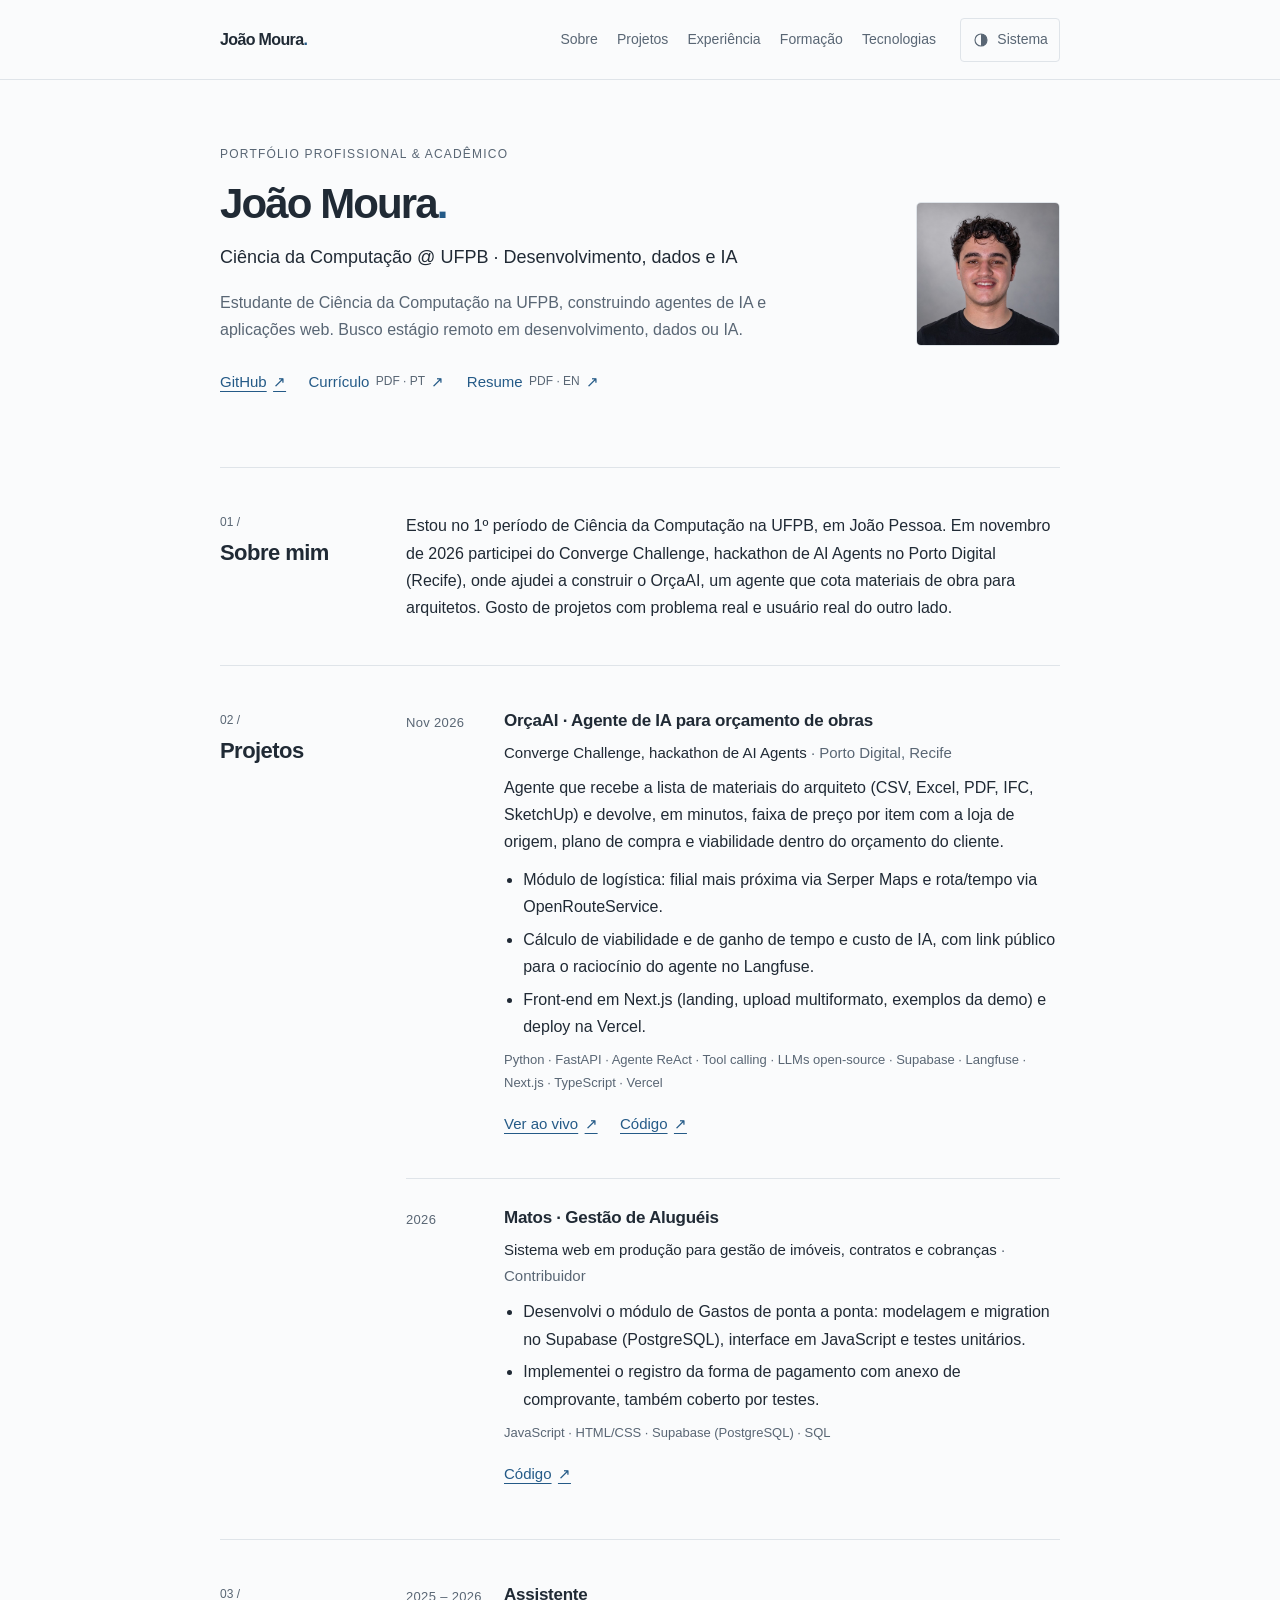
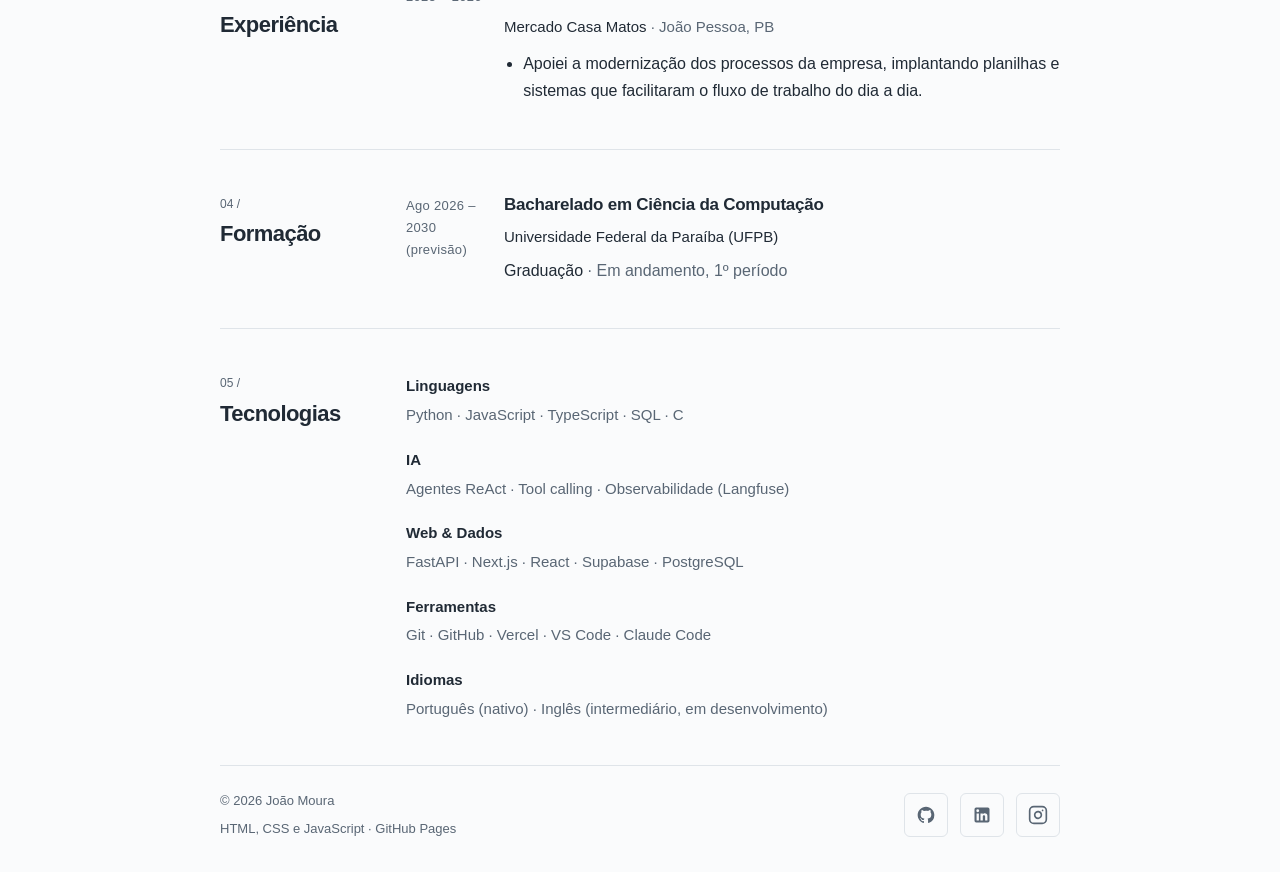
<file: index.html>
<!doctype html>
<html lang="pt-BR">
<head>
  <meta charset="utf-8">
  <meta name="viewport" content="width=device-width, initial-scale=1">
  <!-- ALTERE AQUI: título, descrição e URL pública antes de publicar. -->
  <title>João Moura — Ciência da Computação @ UFPB · Desenvolvimento, dados e IA</title>
  <meta name="description" content="Estudante de Ciência da Computação na UFPB, construindo agentes de IA e aplicações web. Busco estágio remoto em desenvolvimento, dados ou IA.">
  <meta name="author" content="João Moura">
  <meta name="color-scheme" content="light dark">
  <meta name="theme-color" content="#fafbfc">
  <link rel="canonical" href="https://joaomoura07.github.io/">
  <meta property="og:locale" content="pt_BR">
  <meta property="og:title" content="João Moura — Ciência da Computação @ UFPB · Desenvolvimento, dados e IA">
  <meta property="og:description" content="Estudante de Ciência da Computação na UFPB, construindo agentes de IA e aplicações web. Busco estágio remoto em desenvolvimento, dados ou IA.">
  <meta property="og:type" content="website">
  <meta property="og:url" content="https://joaomoura07.github.io/">
  <meta property="og:image" content="https://joaomoura07.github.io/assets/images/social-preview.png">
  <meta property="og:image:width" content="1200">
  <meta property="og:image:height" content="630">
  <meta property="og:image:alt" content="João Moura — Portfólio pessoal">
  <meta name="twitter:card" content="summary_large_image">
  <meta name="twitter:title" content="João Moura — Ciência da Computação @ UFPB · Desenvolvimento, dados e IA">
  <meta name="twitter:description" content="Estudante de Ciência da Computação na UFPB, construindo agentes de IA e aplicações web. Busco estágio remoto em desenvolvimento, dados ou IA.">
  <meta name="twitter:image" content="https://joaomoura07.github.io/assets/images/social-preview.png">
  <meta name="twitter:image:alt" content="João Moura — Portfólio profissional e acadêmico. Modelo para personalizar.">
  <link rel="icon" href="assets/favicon/favicon.ico" sizes="any">
  <link rel="icon" href="assets/favicon/favicon.svg" type="image/svg+xml">
  <link rel="icon" href="assets/favicon/favicon-32x32.png" type="image/png" sizes="32x32">
  <link rel="apple-touch-icon" href="assets/favicon/apple-touch-icon.png" sizes="180x180">
  <!-- O script aplica a preferência de tema antes do CSS, evitando flash. -->
  <script src="script.js"></script>
  <link rel="stylesheet" href="style.css">
</head>
<body>
  <a class="skip-link" href="#conteudo">Pular para o conteúdo</a>
  <header class="site-header">
    <nav class="navigation container" aria-label="Navegação principal">
      <a class="wordmark" href="#inicio" aria-label="João Moura — início">João Moura<span aria-hidden="true">.</span></a>
      <ul class="nav-links">
        <li><a href="#sobre">Sobre</a></li>
        <li><a href="#projetos">Projetos</a></li>
        <li><a href="#experiencia">Experiência</a></li>
        <li><a href="#formacao">Formação</a></li>
        <li><a href="#tecnologias">Tecnologias</a></li>
      </ul>
      <button class="theme-toggle" type="button" hidden aria-label="Tema: sistema. Ativar tema claro.">
        <svg aria-hidden="true" width="18" height="18" viewBox="0 0 24 24" fill="none" stroke="currentColor" stroke-width="1.5"><circle cx="12" cy="12" r="8"/><path d="M12 4a8 8 0 0 1 0 16Z" fill="currentColor" stroke="none"/></svg>
        <span data-theme-label>Sistema</span>
      </button>
    </nav>
  </header>

  <main id="conteudo" class="container" tabindex="-1">
    <!-- ALTERE AQUI: nome, título, resumo, foto e links pessoais. -->
    <section id="inicio" class="intro" aria-labelledby="nome">
      <div class="intro-copy">
        <p class="eyebrow">Portfólio profissional &amp; acadêmico</p>
        <h1 id="nome">João Moura<span class="name-dot" aria-hidden="true">.</span></h1>
        <p class="professional-title">Ciência da Computação @ UFPB · Desenvolvimento, dados e IA</p>
        <p class="intro-description">Estudante de Ciência da Computação na UFPB, construindo agentes de IA e aplicações web. Busco estágio remoto em desenvolvimento, dados ou IA.</p>
        <nav class="social-links" aria-label="Links profissionais">
          <a href="https://github.com/Joaomoura07" target="_blank" rel="noopener noreferrer">GitHub <span aria-hidden="true">↗</span></a>
          <!-- LINKS: substitua os valores e remova o comentário apenas dos links configurados.
          <a href="LINKEDIN_URL" target="_blank" rel="noopener noreferrer">LinkedIn <span aria-hidden="true">↗</span></a>
          <a href="mailto:SEU_EMAIL">Email <span aria-hidden="true">↗</span></a>
          -->
          <a class="cv-link" href="files/curriculo-joao-pedro-moura-matos.pdf" target="_blank" rel="noopener noreferrer" hreflang="pt-BR">Currículo <span class="file-label">PDF · PT</span> <span aria-hidden="true">↗</span><span class="sr-only"> (abre em nova aba)</span></a>
          <a class="cv-link" href="files/resume-joao-pedro-moura-matos-en.pdf" target="_blank" rel="noopener noreferrer" hreflang="en" lang="en">Resume <span class="file-label">PDF · EN</span> <span aria-hidden="true">↗</span><span class="sr-only"> (opens in a new tab)</span></a>
        </nav>
      </div>
      <figure class="profile">
        <img src="assets/images/profile.jpg" alt="Foto de João Pedro Moura Matos" width="144" height="144" fetchpriority="high">
      </figure>
    </section>

    <!-- ALTERE AQUI: bio completa; preserve o conteúdo no HTML. -->
    <section id="sobre" class="content-section" aria-labelledby="sobre-titulo">
      <header class="section-heading"><span class="section-index" aria-hidden="true">01 /</span><h2 id="sobre-titulo">Sobre mim</h2></header>
      <div class="section-content prose">
        <p>Estou no 1º período de Ciência da Computação na UFPB, em João Pessoa. Em novembro de 2026 participei do Converge Challenge, hackathon de AI Agents no Porto Digital (Recife), onde ajudei a construir o OrçaAI, um agente que cota materiais de obra para arquitetos. Gosto de projetos com problema real e usuário real do outro lado.</p>
      </div>
    </section>

    <!-- PROJETOS -->
    <section id="projetos" class="content-section" aria-labelledby="projetos-titulo">
      <header class="section-heading"><span class="section-index" aria-hidden="true">02 /</span><h2 id="projetos-titulo">Projetos</h2></header>
      <div class="section-content">
        <article class="timeline-entry">
          <p class="entry-period">Nov 2026</p>
          <div>
            <h3>OrçaAI · Agente de IA para orçamento de obras</h3>
            <p class="institution">Converge Challenge, hackathon de AI Agents <span class="muted">· Porto Digital, Recife</span></p>
            <p>Agente que recebe a lista de materiais do arquiteto (CSV, Excel, PDF, IFC, SketchUp) e devolve, em minutos, faixa de preço por item com a loja de origem, plano de compra e viabilidade dentro do orçamento do cliente.</p>
            <ul class="responsibilities">
              <li>Módulo de logística: filial mais próxima via Serper Maps e rota/tempo via OpenRouteService.</li>
              <li>Cálculo de viabilidade e de ganho de tempo e custo de IA, com link público para o raciocínio do agente no Langfuse.</li>
              <li>Front-end em Next.js (landing, upload multiformato, exemplos da demo) e deploy na Vercel.</li>
            </ul>
            <p class="technologies">Python · FastAPI · Agente ReAct · Tool calling · LLMs open-source · Supabase · Langfuse · Next.js · TypeScript · Vercel</p>
            <div class="project-links">
              <a href="https://orcaai-agent.vercel.app" target="_blank" rel="noopener noreferrer">Ver ao vivo <span aria-hidden="true">↗</span></a>
              <a href="https://github.com/Joaomoura07/OrcaAi-Converge-Challenge" target="_blank" rel="noopener noreferrer">Código <span aria-hidden="true">↗</span></a>
            </div>
          </div>
        </article>
        <article class="timeline-entry">
          <p class="entry-period">2026</p>
          <div>
            <h3>Matos · Gestão de Aluguéis</h3>
            <p class="institution">Sistema web em produção para gestão de imóveis, contratos e cobranças <span class="muted">· Contribuidor</span></p>
            <ul class="responsibilities">
              <li>Desenvolvi o módulo de Gastos de ponta a ponta: modelagem e migration no Supabase (PostgreSQL), interface em JavaScript e testes unitários.</li>
              <li>Implementei o registro da forma de pagamento com anexo de comprovante, também coberto por testes.</li>
            </ul>
            <p class="technologies">JavaScript · HTML/CSS · Supabase (PostgreSQL) · SQL</p>
            <div class="project-links">
              <a href="https://github.com/JoaoMonteirobr/JoaoMonteirobr" target="_blank" rel="noopener noreferrer">Código <span aria-hidden="true">↗</span></a>
            </div>
          </div>
        </article>
      </div>
    </section>

    <!-- ALTERE AQUI: duplique ou remova um article para editar a trajetória. -->
    <section id="experiencia" class="content-section" aria-labelledby="experiencia-titulo">
      <header class="section-heading"><span class="section-index" aria-hidden="true">03 /</span><h2 id="experiencia-titulo">Experiência</h2></header>
      <div class="section-content">
        <article class="timeline-entry">
          <p class="entry-period">2025 – 2026</p>
          <div>
            <h3>Assistente</h3>
            <p class="institution">Mercado Casa Matos <span class="muted">· João Pessoa, PB</span></p>
            <ul class="responsibilities">
              <li>Apoiei a modernização dos processos da empresa, implantando planilhas e sistemas que facilitaram o fluxo de trabalho do dia a dia.</li>
            </ul>
          </div>
        </article>
      </div>
    </section>

    <section id="formacao" class="content-section" aria-labelledby="formacao-titulo">
      <header class="section-heading"><span class="section-index" aria-hidden="true">04 /</span><h2 id="formacao-titulo">Formação</h2></header>
      <div class="section-content">
        <article class="timeline-entry">
          <p class="entry-period">Ago 2026 – 2030 (previsão)</p>
          <div>
            <h3>Bacharelado em Ciência da Computação</h3>
            <p class="institution">Universidade Federal da Paraíba (UFPB)</p>
            <p>Graduação <span class="muted">· Em andamento, 1º período</span></p>
          </div>
        </article>
      </div>
    </section>

    <!-- ALTERE AQUI: inclua apenas tecnologias que você realmente utiliza. -->
    <section id="tecnologias" class="content-section" aria-labelledby="tecnologias-titulo">
      <header class="section-heading"><span class="section-index" aria-hidden="true">05 /</span><h2 id="tecnologias-titulo">Tecnologias</h2></header>
      <dl class="section-content skill-list">
        <div><dt>Linguagens</dt><dd>Python · JavaScript · TypeScript · SQL · C</dd></div>
        <div><dt>IA</dt><dd>Agentes ReAct · Tool calling · Observabilidade (Langfuse)</dd></div>
        <div><dt>Web &amp; Dados</dt><dd>FastAPI · Next.js · React · Supabase · PostgreSQL</dd></div>
        <div><dt>Ferramentas</dt><dd>Git · GitHub · Vercel · VS Code · Claude Code</dd></div>
        <div><dt>Idiomas</dt><dd>Português (nativo) · Inglês (intermediário, em desenvolvimento)</dd></div>
      </dl>
    </section>

    <!-- CERTIFICAÇÕES: oculto até configuração de credenciais reais. -->
    <section id="certificacoes" class="content-section" aria-labelledby="certificacoes-titulo" hidden>
      <header class="section-heading"><span class="section-index" aria-hidden="true">+ /</span><h2 id="certificacoes-titulo">Certificações</h2></header>
      <div class="section-content"><article class="credential"><header class="entry-heading"><h3>NOME DA CERTIFICAÇÃO</h3><span class="entry-period">DATA</span></header><p>INSTITUIÇÃO EMISSORA</p></article></div>
    </section>

    <!-- OPCIONAL: remova hidden para mostrar Pesquisa. Remova a seção se não usar. -->
    <section id="pesquisa" class="content-section" aria-labelledby="pesquisa-titulo" hidden>
      <header class="section-heading"><span class="section-index" aria-hidden="true">+ /</span><h2 id="pesquisa-titulo">Pesquisa</h2></header>
      <div class="section-content"><article class="publication"><h3>TÍTULO DA PUBLICAÇÃO</h3><p>AUTORES</p><p class="muted">CONFERÊNCIA / REVISTA · ANO</p>
      </article></div>
    </section>

    <!-- OPCIONAL: remova hidden para mostrar Prêmios e Destaques. -->
    <section id="premios" class="content-section" aria-labelledby="premios-titulo" hidden>
      <header class="section-heading"><span class="section-index" aria-hidden="true">+ /</span><h2 id="premios-titulo">Prêmios e Destaques</h2></header>
      <div class="section-content"><article><header class="entry-heading"><h3>NOME DO PRÊMIO</h3><span class="entry-period">ANO</span></header><p>INSTITUIÇÃO · DESCRIÇÃO DO RECONHECIMENTO</p></article></div>
    </section>

  </main>

  <footer class="site-footer container">
    <div class="footer-meta">
      <p>© <span data-current-year></span> João Moura</p>
      <p>HTML, CSS e JavaScript <span aria-hidden="true">·</span> GitHub Pages</p>
    </div>
    <div class="footer-social" aria-label="Redes e contatos">
      <a href="https://github.com/Joaomoura07" target="_blank" rel="noopener noreferrer" aria-label="GitHub">
        <svg aria-hidden="true" width="20" height="20" viewBox="0 0 24 24" fill="currentColor"><path d="M12 2C6.477 2 2 6.484 2 12.017c0 4.425 2.865 8.18 6.839 9.504.5.092.682-.217.682-.483 0-.237-.008-.868-.013-1.703-2.782.605-3.369-1.343-3.369-1.343-.454-1.158-1.11-1.466-1.11-1.466-.908-.62.069-.608.069-.608 1.003.07 1.53 1.032 1.53 1.032.892 1.53 2.341 1.088 2.91.832.092-.647.35-1.088.636-1.338-2.22-.253-4.555-1.113-4.555-4.951 0-1.093.39-1.988 1.029-2.688-.103-.253-.446-1.272.098-2.65 0 0 .84-.27 2.75 1.026A9.564 9.564 0 0 1 12 6.844c.85.004 1.705.115 2.504.337 1.909-1.296 2.747-1.027 2.747-1.027.546 1.379.202 2.398.1 2.651.64.7 1.028 1.595 1.028 2.688 0 3.848-2.339 4.695-4.566 4.943.359.309.678.92.678 1.855 0 1.338-.012 2.419-.012 2.747 0 .268.18.58.688.482A10.019 10.019 0 0 0 22 12.017C22 6.484 17.522 2 12 2Z"/></svg>
      </a>
      <a href="https://www.linkedin.com/in/joãopedromouramatos/" target="_blank" rel="noopener noreferrer" aria-label="LinkedIn">
        <svg aria-hidden="true" width="20" height="20" viewBox="0 0 24 24" fill="currentColor"><path d="M19 3a2 2 0 0 1 2 2v14a2 2 0 0 1-2 2H5a2 2 0 0 1-2-2V5a2 2 0 0 1 2-2h14m-.5 15.5v-5.3a3.26 3.26 0 0 0-3.26-3.26c-.85 0-1.84.52-2.28 1.3v-1.11h-2.79v8.37h2.79v-4.93c0-.77.62-1.4 1.39-1.4a1.4 1.4 0 0 1 1.4 1.4v4.93h2.75M6.88 8.56a1.68 1.68 0 0 0 1.68-1.68c0-.93-.75-1.69-1.68-1.69a1.69 1.69 0 0 0-1.69 1.69c0 .93.76 1.68 1.69 1.68m1.39 9.94v-8.37H5.5v8.37h2.77Z"/></svg>
      </a>
      <a href="https://instagram.com/joaomo_" target="_blank" rel="noopener noreferrer" aria-label="Instagram">
        <svg aria-hidden="true" width="20" height="20" viewBox="0 0 24 24" fill="none" stroke="currentColor" stroke-width="2" stroke-linecap="round" stroke-linejoin="round"><rect width="20" height="20" x="2" y="2" rx="5" ry="5"/><path d="M16 11.37A4 4 0 1 1 12.63 8 4 4 0 0 1 16 11.37z"/><line x1="17.5" x2="17.51" y1="6.5" y2="6.5"/></svg>
      </a>
    </div>
  </footer>
</body>
</html>
</file>
<file: style.css>
/* Personalize cores e largura aqui. Fontes locais do sistema: nenhuma requisição externa. */
:root {
  color-scheme: light;
  --background: #fafbfc;
  --surface: #f0f3f6;
  --text: #202a35;
  --muted: #596674;
  --link: #245a87;
  --border: #dfe4e9;
  --focus: #1768aa;
  --max-width: 840px;
  font-family: -apple-system, BlinkMacSystemFont, "Segoe UI", sans-serif;
  font-size: 100%;
}

/* Funciona inclusive sem JavaScript. A escolha explícita prevalece sobre o sistema. */
@media (prefers-color-scheme: dark) {
  :root:not([data-theme="light"]) {
    color-scheme: dark;
    --background: #11161b;
    --surface: #1a232c;
    --text: #e8edf2;
    --muted: #a6b2bf;
    --link: #90bfe6;
    --border: #2c3742;
    --focus: #99ceff;
  }
}
:root[data-theme="dark"] {
  color-scheme: dark;
  --background: #11161b;
  --surface: #1a232c;
  --text: #e8edf2;
  --muted: #a6b2bf;
  --link: #90bfe6;
  --border: #2c3742;
  --focus: #99ceff;
}

* { box-sizing: border-box; }
html { scroll-behavior: smooth; scroll-padding-top: 2rem; }
body { margin: 0; background: var(--background); color: var(--text); font-size: 1rem; line-height: 1.7; -webkit-font-smoothing: antialiased; }
[hidden] { display: none !important; }
::selection { background: var(--link); color: var(--background); }
a { color: var(--link); text-underline-offset: .25em; text-decoration-thickness: 1px; }
a:hover { text-decoration: underline; }
a, button { -webkit-tap-highlight-color: transparent; }
:focus-visible { outline: 2px solid var(--focus); outline-offset: 5px; border-radius: 2px; }
button { font: inherit; }
img { display: block; max-width: 100%; height: auto; }
p, ul, figure, dl { margin: 0; }
h1, h2, h3 { margin: 0; line-height: 1.3; font-weight: 600; }
h1 { font-size: clamp(2rem, 5vw, 2.625rem); letter-spacing: -.045em; }
h2 { font-size: 1.375rem; letter-spacing: -.025em; }
h3 { font-size: 1.0625rem; letter-spacing: -.015em; overflow-wrap: anywhere; }
p, dd, a { overflow-wrap: anywhere; }
.container { width: min(var(--max-width), calc(100% - 40px)); margin-inline: auto; }
.muted { color: var(--muted); }
.sr-only { position: absolute; width: 1px; height: 1px; padding: 0; margin: -1px; overflow: hidden; clip-path: inset(50%); white-space: nowrap; border: 0; }
.skip-link { position: absolute; top: .5rem; left: 1rem; z-index: 5; padding: .6rem 1rem; background: var(--background); transform: translateY(-180%); }
.skip-link:focus { transform: translateY(0); }

.site-header { border-bottom: 1px solid var(--border); }
.navigation { display: flex; align-items: center; flex-wrap: wrap; gap: .15rem 1rem; padding-block: .9rem; }
.wordmark { color: var(--text); font-weight: 650; letter-spacing: -.04em; min-height: 44px; display: inline-flex; align-items: center; text-decoration: none; }
.wordmark span, .name-dot { color: var(--link); }
.nav-links { list-style: none; padding: 0; display: flex; flex-wrap: wrap; gap: 0 1rem; order: 3; width: 100%; }
.nav-links a { color: var(--muted); font-size: .875rem; text-decoration: none; display: inline-flex; align-items: center; min-height: 44px; }
.nav-links a:hover { color: var(--text); text-decoration: underline; }
.theme-toggle { display: inline-flex; align-items: center; justify-content: center; gap: .45rem; margin-left: auto; min-width: 100px; min-height: 44px; padding: .5rem .6rem; border: 1px solid var(--border); background: transparent; color: var(--muted); border-radius: 4px; font-size: .875rem; cursor: pointer; }
.theme-toggle:hover { color: var(--text); background: var(--surface); }

.intro { display: flex; flex-direction: column-reverse; align-items: flex-start; gap: 2rem; padding-block: 3rem 3.5rem; }
.intro-copy { flex: 1; min-width: 0; }
.eyebrow { font-size: .75rem; letter-spacing: .1em; text-transform: uppercase; color: var(--muted); margin-bottom: .8rem; }
.professional-title { font-size: 1.125rem; margin-top: .65rem; }
.intro-description { color: var(--muted); margin-top: 1rem; max-width: 36rem; }
.social-links, .project-links { display: flex; align-items: center; flex-wrap: wrap; gap: .25rem 1.4rem; margin-top: 1rem; }
.social-links a, .project-links a { display: inline-flex; align-items: center; flex-wrap: wrap; gap: .4rem; min-height: 44px; font-size: .9375rem; }
.cv-link { text-decoration: none; }
.cv-link:hover { text-decoration: underline; }
.file-label { font-size: .75rem; color: var(--muted); }
.profile { flex: 0 0 auto; }
.profile img { width: 144px; height: 144px; object-fit: cover; border: 1px solid var(--border); border-radius: 5px; }
.profile figcaption { font-size: .75rem; color: var(--muted); margin-top: .5rem; }

.content-section { border-top: 1px solid var(--border); padding-block: 2.25rem; }
.section-heading { margin-bottom: 1.5rem; }
.section-index { display: block; font-size: .75rem; color: var(--muted); font-variant-numeric: tabular-nums; margin-bottom: .4rem; }
.section-content { min-width: 0; }
.prose p + p { margin-top: 1rem; }
.section-content p { margin-top: .5rem; }
.section-content > p:first-child { margin-top: 0; }
.timeline-entry + .timeline-entry { margin-top: 2rem; padding-top: 1.75rem; border-top: 1px solid var(--border); }
.entry-period { color: var(--muted); font-size: .8125rem; font-variant-numeric: tabular-nums; letter-spacing: .025em; }
.timeline-entry > .entry-period { margin: 0 0 .7rem; }
.institution { font-size: .9375rem; }
.responsibilities { padding-left: 1.2rem; margin-top: .65rem; }
.responsibilities li + li { margin-top: .35rem; }
.technologies { color: var(--muted); font-size: .8125rem; line-height: 1.8; }
.entry-heading { display: flex; align-items: baseline; justify-content: space-between; gap: 1rem; }
.entry-heading .entry-period { flex-shrink: 0; }
.project + .project { border-top: 1px solid var(--border); margin-top: 1.5rem; padding-top: 1.5rem; }
.project > p:not(.technologies) { color: var(--muted); }
.project-image { width: 100%; margin-top: 1rem; aspect-ratio: 16 / 9; object-fit: cover; border: 1px solid var(--border); border-radius: 3px; }
.project-links { margin-top: .45rem; }
.skill-list > div + div { margin-top: 1.2rem; }
.skill-list dt { font-weight: 600; font-size: .9375rem; }
.skill-list dd { color: var(--muted); font-size: .9375rem; margin: .2rem 0 0; }
.contact { padding-bottom: 3.5rem; }
.contact-email { font-size: 1.125rem; }
.site-footer { display: flex; flex-direction: column; gap: 1.25rem; border-top: 1px solid var(--border); padding-block: 1.5rem 2rem; color: var(--muted); font-size: .8125rem; }
.footer-meta { display: flex; flex-direction: column; gap: .35rem; }
.footer-social { display: flex; align-items: center; gap: .75rem; }
.footer-social a { display: inline-flex; align-items: center; justify-content: center; width: 44px; height: 44px; color: var(--muted); border: 1px solid var(--border); border-radius: 6px; text-decoration: none; transition: color .15s, border-color .15s, background .15s; }
.footer-social a:hover { color: var(--text); border-color: var(--text); background: var(--surface); }
.error-page { min-height: 100svh; display: grid; align-items: center; }
.error-page main { padding-block: 4rem; }
.error-page h1 + p { margin-top: 1.25rem; color: var(--muted); }
.home-link { display: inline-flex; align-items: center; gap: .5rem; min-height: 44px; margin-top: 1.5rem; }

@media (min-width: 640px) {
  .container { width: min(var(--max-width), calc(100% - 64px)); }
  .intro { flex-direction: row; align-items: center; gap: 3rem; padding-block: 4rem; }
  .profile { text-align: center; }
  .content-section { display: grid; grid-template-columns: 154px minmax(0, 1fr); gap: 2rem; padding-block: 2.75rem; }
  .section-heading { margin-bottom: 0; }
  .site-footer { flex-direction: row; justify-content: space-between; align-items: center; }
}
@media (min-width: 800px) {
  .navigation { flex-wrap: nowrap; gap: 1.5rem; padding-block: 1.1rem; }
  .nav-links { order: initial; width: auto; margin-left: auto; gap: 1.2rem; }
  .theme-toggle { margin-left: 0; }
  .timeline-entry { display: grid; grid-template-columns: 82px minmax(0, 1fr); gap: 1rem; }
  .timeline-entry > .entry-period { margin: .1rem 0 0; }
}
@media (prefers-reduced-motion: reduce) {
  html { scroll-behavior: auto; }
  *, *::before, *::after { animation: none !important; transition: none !important; }
}
@media print {
  :root { color-scheme: light !important; --background: #fff !important; --text: #000 !important; --muted: #333 !important; --link: #000 !important; --border: #bbb !important; }
  @page { margin: 16mm; }
  body { font-size: 10pt; }
  .container { width: 100%; max-width: none; }
  .site-header, .skip-link, .theme-toggle, .cv-link, .profile figcaption { display: none !important; }
  .intro { flex-direction: row; gap: 2rem; padding-block: 0 1.5rem; }
  .profile img { width: 100px; height: 100px; }
  .content-section { display: block; padding-block: 1rem; }
  .section-heading { margin-bottom: .8rem; break-after: avoid; }
  .section-index { display: none; }
  h1 { font-size: 26pt; }
  h2 { font-size: 15pt; }
  h3 { font-size: 11pt; }
  article, .skill-list > div { break-inside: avoid; }
  a { text-decoration: none; }
  a[href^="https://"]::after { content: " (" attr(href) ")"; font-size: 8pt; }
  .site-footer { padding-top: .75rem; }
}
</file>
